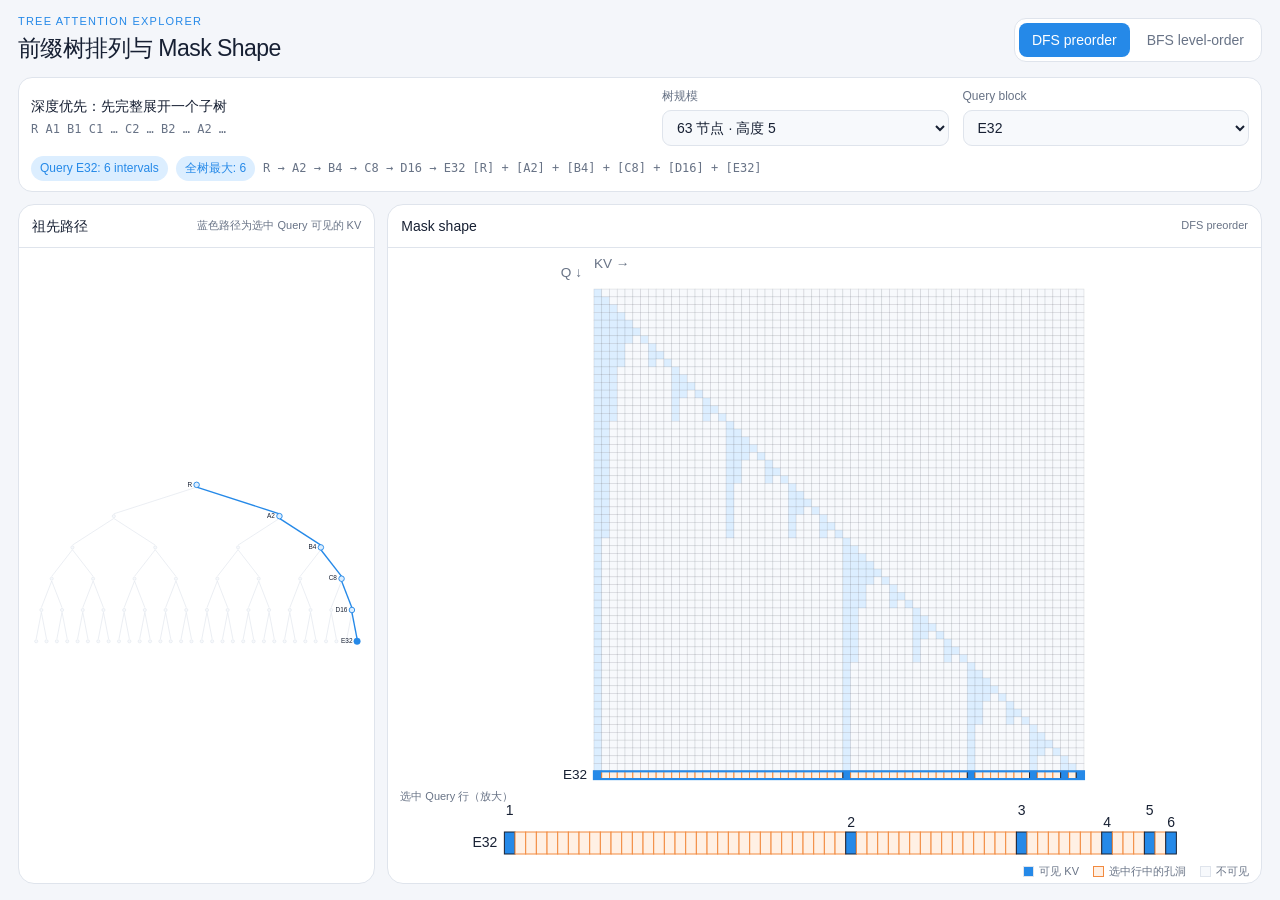
<file: index.html>
<!doctype html>
<html lang="zh-CN">
<head>
  <meta charset="utf-8">
  <meta name="viewport" content="width=device-width, initial-scale=1">
  <meta name="description" content="交互探索 DFS preorder 下的 Tree Attention mask、祖先路径、孔洞与连续 KV interval 数。">
  <title>DFS Preorder · Tree Attention Mask Explorer</title>
  <link rel="icon" href="./favicon.svg">
  <link rel="stylesheet" href="./assets/explorer.css">
  <script defer src="./assets/explorer.js"></script>
</head>
<body>
  <div class="app-shell" id="tree-attention-explorer" data-order="dfs">
    <header class="topbar">
      <div class="brand">
        <p class="brand-kicker">Tree Attention Explorer</p>
        <h1>前缀树排列与 Mask Shape</h1>
      </div>
      <nav class="layout-nav" aria-label="物理排列">
        <a href="./" aria-current="page">DFS preorder</a>
        <a href="./level-order.html">BFS level-order</a>
      </nav>
    </header>

    <section class="control-surface" aria-label="交互控制">
      <div class="layout-definition">
        <strong>深度优先：先完整展开一个子树</strong>
        <code>R A1 B1 C1 … C2 … B2 … A2 …</code>
      </div>
      <div class="field">
        <label for="tree-height">树规模</label>
        <select id="tree-height">
          <option value="2">7 节点 · 高度 2</option>
          <option value="3">15 节点 · 高度 3</option>
          <option value="4">31 节点 · 高度 4</option>
          <option value="5" selected>63 节点 · 高度 5</option>
        </select>
      </div>
      <div class="field">
        <label for="query-node">Query block</label>
        <select id="query-node"></select>
      </div>
      <div class="summary" aria-live="polite">
        <span class="metric" id="query-metric"></span>
        <span class="metric" id="max-metric"></span>
        <span class="path" id="path-label"></span>
      </div>
    </section>

    <main class="workspace">
      <section class="panel tree-panel" aria-label="树结构">
        <div class="panel-head">
          <h2>祖先路径</h2>
          <span>蓝色路径为选中 Query 可见的 KV</span>
        </div>
        <div class="tree-stage">
          <svg class="tree-svg" id="tree-svg" role="img"></svg>
        </div>
      </section>

      <section class="panel mask-panel" aria-label="Tree Attention mask">
        <div class="panel-head">
          <h2>Mask shape</h2>
          <span id="panel-order"></span>
        </div>
        <div class="mask-stage">
          <svg class="mask-svg" id="mask-svg" role="img"></svg>
        </div>
        <div class="mask-footer">
          <p class="strip-label">选中 Query 行（放大）</p>
          <svg class="row-strip" id="row-strip" role="img"></svg>
          <div class="legend" aria-label="图例">
            <span><i class="swatch swatch-visible"></i>可见 KV</span>
            <span><i class="swatch swatch-hole"></i>选中行中的孔洞</span>
            <span><i class="swatch swatch-hidden"></i>不可见</span>
          </div>
        </div>
      </section>
    </main>
  </div>
</body>
</html>
</file>
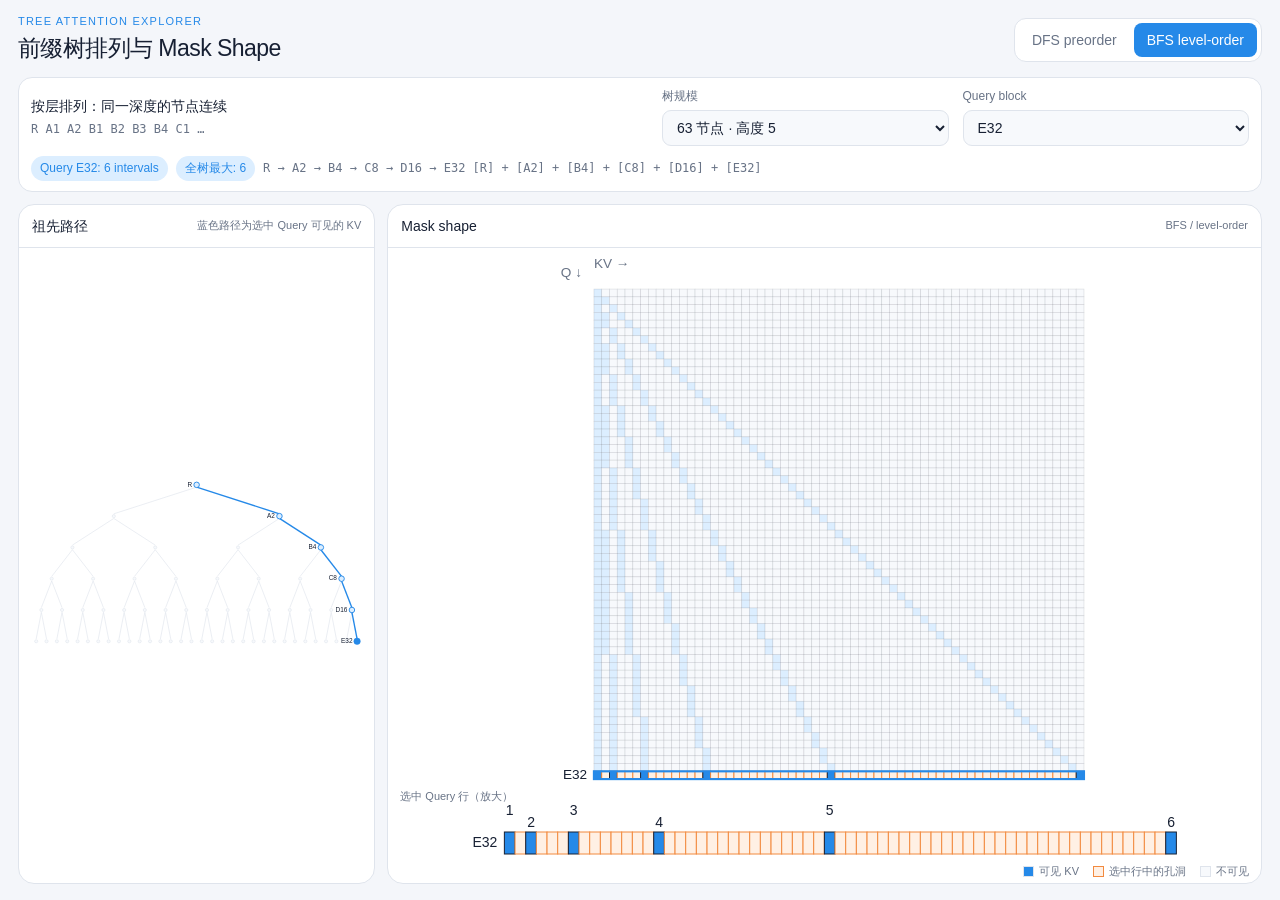
<file: level-order.html>
<!doctype html>
<html lang="zh-CN">
<head>
  <meta charset="utf-8">
  <meta name="viewport" content="width=device-width, initial-scale=1">
  <meta name="description" content="交互探索 BFS level-order 下的 Tree Attention mask、祖先路径、孔洞与连续 KV interval 数。">
  <title>BFS Level-order · Tree Attention Mask Explorer</title>
  <link rel="icon" href="./favicon.svg">
  <link rel="stylesheet" href="./assets/explorer.css">
  <script defer src="./assets/explorer.js"></script>
</head>
<body>
  <div class="app-shell" id="tree-attention-explorer" data-order="level">
    <header class="topbar">
      <div class="brand">
        <p class="brand-kicker">Tree Attention Explorer</p>
        <h1>前缀树排列与 Mask Shape</h1>
      </div>
      <nav class="layout-nav" aria-label="物理排列">
        <a href="./">DFS preorder</a>
        <a href="./level-order.html" aria-current="page">BFS level-order</a>
      </nav>
    </header>

    <section class="control-surface" aria-label="交互控制">
      <div class="layout-definition">
        <strong>按层排列：同一深度的节点连续</strong>
        <code>R A1 A2 B1 B2 B3 B4 C1 …</code>
      </div>
      <div class="field">
        <label for="tree-height">树规模</label>
        <select id="tree-height">
          <option value="2">7 节点 · 高度 2</option>
          <option value="3">15 节点 · 高度 3</option>
          <option value="4">31 节点 · 高度 4</option>
          <option value="5" selected>63 节点 · 高度 5</option>
        </select>
      </div>
      <div class="field">
        <label for="query-node">Query block</label>
        <select id="query-node"></select>
      </div>
      <div class="summary" aria-live="polite">
        <span class="metric" id="query-metric"></span>
        <span class="metric" id="max-metric"></span>
        <span class="path" id="path-label"></span>
      </div>
    </section>

    <main class="workspace">
      <section class="panel tree-panel" aria-label="树结构">
        <div class="panel-head">
          <h2>祖先路径</h2>
          <span>蓝色路径为选中 Query 可见的 KV</span>
        </div>
        <div class="tree-stage">
          <svg class="tree-svg" id="tree-svg" role="img"></svg>
        </div>
      </section>

      <section class="panel mask-panel" aria-label="Tree Attention mask">
        <div class="panel-head">
          <h2>Mask shape</h2>
          <span id="panel-order"></span>
        </div>
        <div class="mask-stage">
          <svg class="mask-svg" id="mask-svg" role="img"></svg>
        </div>
        <div class="mask-footer">
          <p class="strip-label">选中 Query 行（放大）</p>
          <svg class="row-strip" id="row-strip" role="img"></svg>
          <div class="legend" aria-label="图例">
            <span><i class="swatch swatch-visible"></i>可见 KV</span>
            <span><i class="swatch swatch-hole"></i>选中行中的孔洞</span>
            <span><i class="swatch swatch-hidden"></i>不可见</span>
          </div>
        </div>
      </section>
    </main>
  </div>
</body>
</html>
</file>
<file: assets/explorer.css>
:root {
  color-scheme: light dark;
  --page: light-dark(#f4f6fa, #0d1119);
  --surface: light-dark(#ffffff, #151b25);
  --surface-soft: light-dark(#f7f9fc, #101722);
  --text: light-dark(#172033, #edf2fa);
  --muted: light-dark(#687386, #9aa7ba);
  --line: light-dark(#dfe4ec, #2b3545);
  --grid: light-dark(rgb(23 32 51 / 13%), rgb(237 242 250 / 13%));
  --blue: light-dark(#2589e8, #68b5ff);
  --blue-soft: light-dark(#dceeff, #173b5f);
  --orange: light-dark(#f28a3f, #ffad73);
  --orange-soft: light-dark(#fff0e4, #4a2c1d);
  --shadow: light-dark(0 14px 45px rgb(29 43 72 / 8%), none);
}

* {
  box-sizing: border-box;
}

html,
body {
  min-height: 100%;
}

body {
  margin: 0;
  background: var(--page);
  color: var(--text);
  font-family:
    Inter, ui-sans-serif, -apple-system, BlinkMacSystemFont, "Segoe UI",
    "PingFang SC", "Microsoft YaHei", sans-serif;
  font-size: 14px;
  line-height: 1.45;
}

button,
select {
  font: inherit;
}

.app-shell {
  width: min(1680px, 100%);
  min-height: 100dvh;
  margin: 0 auto;
  padding: 14px 18px 16px;
  display: grid;
  grid-template-rows: auto auto minmax(0, 1fr);
  gap: 12px;
}

.topbar {
  min-width: 0;
  display: flex;
  align-items: center;
  justify-content: space-between;
  gap: 18px;
}

.brand {
  min-width: 0;
}

.brand-kicker {
  margin: 0 0 2px;
  color: var(--blue);
  font-size: 11px;
  font-weight: 500;
  letter-spacing: 0.11em;
  text-transform: uppercase;
}

h1,
h2,
p {
  margin: 0;
}

h1 {
  font-size: clamp(19px, 1.8vw, 28px);
  font-weight: 500;
  letter-spacing: -0.025em;
}

.layout-nav {
  flex: 0 0 auto;
  display: inline-flex;
  gap: 4px;
  padding: 4px;
  border: 1px solid var(--line);
  border-radius: 12px;
  background: var(--surface);
}

.layout-nav a {
  min-height: 34px;
  padding: 7px 13px;
  display: inline-flex;
  align-items: center;
  border-radius: 8px;
  color: var(--muted);
  text-decoration: none;
  white-space: nowrap;
}

.layout-nav a:hover {
  color: var(--text);
  background: var(--surface-soft);
}

.layout-nav a[aria-current="page"] {
  color: light-dark(#ffffff, #07111b);
  background: var(--blue);
}

.control-surface,
.panel {
  border: 1px solid var(--line);
  background: var(--surface);
  box-shadow: var(--shadow);
}

.control-surface {
  min-width: 0;
  padding: 10px 12px;
  border-radius: 14px;
  display: grid;
  grid-template-columns: minmax(270px, 1.4fr) minmax(160px, 0.65fr) minmax(160px, 0.65fr);
  gap: 10px 14px;
  align-items: end;
}

.layout-definition {
  min-width: 0;
  align-self: center;
}

.layout-definition strong {
  display: block;
  margin-bottom: 2px;
  font-weight: 500;
}

.layout-definition code {
  color: var(--muted);
  font-family: ui-monospace, SFMono-Regular, Menlo, Consolas, monospace;
  font-size: 12px;
}

.field {
  min-width: 0;
}

.field label {
  display: block;
  margin-bottom: 4px;
  color: var(--muted);
  font-size: 12px;
}

.field select {
  width: 100%;
  min-height: 36px;
  padding: 6px 34px 6px 10px;
  border: 1px solid var(--line);
  border-radius: 9px;
  background: var(--surface-soft);
  color: var(--text);
}

.summary {
  grid-column: 1 / -1;
  min-width: 0;
  display: flex;
  align-items: center;
  gap: 8px;
}

.metric {
  flex: 0 0 auto;
  padding: 4px 9px;
  border-radius: 999px;
  color: var(--blue);
  background: var(--blue-soft);
  font-size: 12px;
  font-weight: 500;
}

.path {
  min-width: 0;
  overflow: hidden;
  color: var(--muted);
  font-family: ui-monospace, SFMono-Regular, Menlo, Consolas, monospace;
  font-size: 12px;
  text-overflow: ellipsis;
  white-space: nowrap;
}

.workspace {
  min-height: 0;
  display: grid;
  grid-template-columns: minmax(260px, 0.58fr) minmax(560px, 1.42fr);
  gap: 12px;
}

.panel {
  min-width: 0;
  min-height: 0;
  overflow: hidden;
  border-radius: 16px;
  display: flex;
  flex-direction: column;
}

.panel-head {
  flex: 0 0 auto;
  min-height: 43px;
  padding: 10px 13px;
  border-bottom: 1px solid var(--line);
  display: flex;
  align-items: center;
  justify-content: space-between;
  gap: 12px;
}

.panel-head h2 {
  font-size: 14px;
  font-weight: 500;
}

.panel-head span {
  color: var(--muted);
  font-size: 11px;
}

.tree-stage,
.mask-stage {
  min-width: 0;
  min-height: 0;
  flex: 1 1 auto;
  display: flex;
  align-items: center;
  justify-content: center;
}

.tree-stage {
  padding: 10px 12px 12px;
}

.mask-stage {
  padding: 8px 12px 0;
}

.tree-svg,
.mask-svg,
.row-strip {
  display: block;
  width: 100%;
  height: auto;
  color: var(--text);
}

.tree-svg {
  max-height: 100%;
}

.mask-svg {
  max-width: 100%;
  max-height: 100%;
}

.mask-footer {
  flex: 0 0 auto;
  padding: 0 12px 10px;
}

.strip-label {
  margin: 2px 0 -3px;
  color: var(--muted);
  font-size: 11px;
}

.row-strip {
  height: 62px;
}

.legend {
  display: flex;
  align-items: center;
  justify-content: flex-end;
  gap: 14px;
  color: var(--muted);
  font-size: 11px;
}

.legend span {
  display: inline-flex;
  align-items: center;
  gap: 5px;
}

.swatch {
  width: 11px;
  height: 11px;
  border: 1px solid var(--line);
}

.swatch-visible {
  background: var(--blue);
}

.swatch-hole {
  border-color: var(--orange);
  background: var(--orange-soft);
}

.swatch-hidden {
  background: var(--surface-soft);
}

.edge {
  stroke: var(--line);
  stroke-width: 1.35;
}

.edge-path {
  stroke: var(--blue);
  stroke-width: 3;
}

.node {
  fill: var(--surface-soft);
  stroke: var(--line);
  stroke-width: 1.2;
}

.node-path {
  fill: var(--blue-soft);
  stroke: var(--blue);
  stroke-width: 2;
}

.node-query {
  fill: var(--blue);
  stroke: var(--blue);
}

.node-label,
.axis-label,
.cell-text {
  fill: var(--text);
  text-anchor: middle;
  dominant-baseline: middle;
}

.node-label {
  font-weight: 500;
}

.node-label-query {
  fill: light-dark(#ffffff, #07111b);
}

.row-label {
  text-anchor: end;
}

.axis-title {
  fill: var(--muted);
  font-weight: 500;
}

.cell-hidden {
  fill: var(--surface-soft);
  stroke: var(--grid);
  stroke-width: 0.7;
}

.cell-visible {
  fill: var(--blue-soft);
  stroke: var(--grid);
  stroke-width: 0.7;
}

.cell-selected {
  fill: var(--blue);
  stroke: var(--text);
  stroke-width: 1;
}

.cell-hole {
  fill: var(--orange-soft);
  stroke: var(--orange);
  stroke-width: 1;
}

.selected-row {
  fill: none;
  stroke: var(--blue);
  stroke-width: 2.2;
}

@media (min-width: 1101px) and (min-height: 720px) {
  body {
    overflow: hidden;
  }

  .app-shell {
    height: 100dvh;
    min-height: 0;
  }

  .workspace,
  .panel {
    height: 100%;
  }

  .tree-stage,
  .mask-stage {
    overflow: hidden;
  }

  .tree-svg,
  .mask-svg {
    width: 100%;
    height: 100%;
  }

  .mask-footer {
    height: 96px;
  }
}

@media (max-width: 1100px), (max-height: 719px) {
  .app-shell {
    display: block;
    padding: 14px;
  }

  .topbar,
  .control-surface,
  .workspace {
    margin-bottom: 12px;
  }

  .workspace {
    display: flex;
    flex-direction: column;
  }

  .tree-panel {
    min-height: 380px;
  }

  .tree-svg {
    max-height: 420px;
  }

  .mask-panel {
    min-height: 620px;
  }

  .mask-svg {
    max-height: none;
  }
}

@media (max-width: 760px) {
  .app-shell {
    padding: 10px;
  }

  .topbar {
    align-items: flex-start;
    flex-direction: column;
  }

  .layout-nav {
    width: 100%;
  }

  .layout-nav a {
    flex: 1 1 0;
    justify-content: center;
  }

  .control-surface {
    grid-template-columns: 1fr;
  }

  .summary {
    grid-column: 1;
    align-items: flex-start;
    flex-wrap: wrap;
  }

  .path {
    flex-basis: 100%;
    white-space: normal;
  }

  .tree-panel {
    min-height: 330px;
  }

  .legend {
    justify-content: flex-start;
    flex-wrap: wrap;
  }
}
</file>
